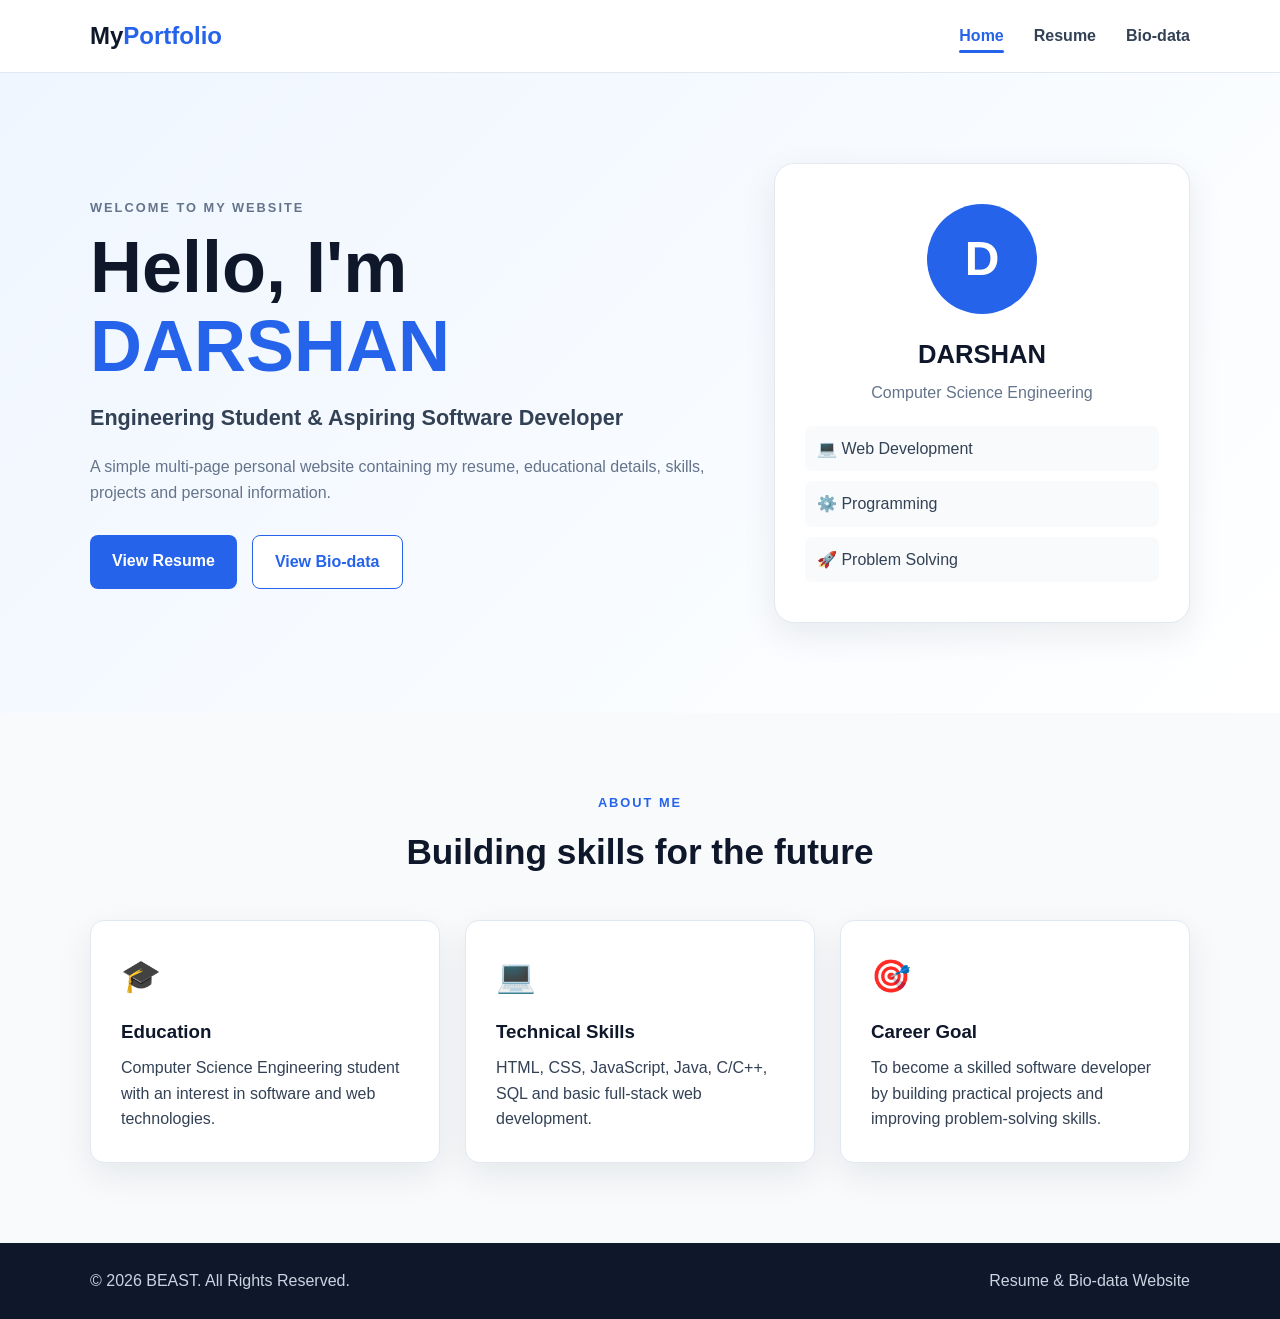
<file: index.html>
<!DOCTYPE html>
<html lang="en">
<head>
    <meta charset="UTF-8">
    <meta name="viewport" content="width=device-width, initial-scale=1.0">
    <meta name="description" content="Resume and Bio-data website">
    <title>My Portfolio | Home</title>
    <link rel="stylesheet" href="style.css">
</head>
<body>

<header class="site-header">
    <nav class="navbar container">
        <a href="index.html" class="logo">My<span>Portfolio</span></a>

        <button class="menu-btn" id="menuBtn" aria-label="Toggle navigation">☰</button>

        <ul class="nav-links" id="navLinks">
            <li><a class="active" href="index.html">Home</a></li>
            <li><a href="resume.html">Resume</a></li>
            <li><a href="biodata.html">Bio-data</a></li>
        </ul>
    </nav>
</header>

<main>
    <section class="hero">
        <div class="container hero-content">
            <div class="hero-text">
                <p class="tag">WELCOME TO MY WEBSITE</p>
                <h1>Hello, I'm <span>DARSHAN</span></h1>
                <h2>Engineering Student &amp; Aspiring Software Developer</h2>
                <p>
                    A simple multi-page personal website containing my resume,
                    educational details, skills, projects and personal information.
                </p>

                <div class="hero-buttons">
                    <a href="resume.html" class="btn primary">View Resume</a>
                    <a href="biodata.html" class="btn secondary">View Bio-data</a>
                </div>
            </div>

            <div class="profile-card">
                <div class="profile-circle">D</div>
                <h3>DARSHAN</h3>
                <p>Computer Science Engineering</p>
                <div class="mini-info">
                    <span>💻 Web Development</span>
                    <span>⚙️ Programming</span>
                    <span>🚀 Problem Solving</span>
                </div>
            </div>
        </div>
    </section>

    <section class="section">
        <div class="container">
            <div class="section-title">
                <p class="tag">ABOUT ME</p>
                <h2>Building skills for the future</h2>
            </div>

            <div class="cards">
                <article class="card">
                    <div class="icon">🎓</div>
                    <h3>Education</h3>
                    <p>Computer Science Engineering student with an interest in software and web technologies.</p>
                </article>

                <article class="card">
                    <div class="icon">💻</div>
                    <h3>Technical Skills</h3>
                    <p>HTML, CSS, JavaScript, Java, C/C++, SQL and basic full-stack web development.</p>
                </article>

                <article class="card">
                    <div class="icon">🎯</div>
                    <h3>Career Goal</h3>
                    <p>To become a skilled software developer by building practical projects and improving problem-solving skills.</p>
                </article>
            </div>
        </div>
    </section>
</main>

<footer class="footer">
    <div class="container">
        <p>&copy; <span id="year"></span> BEAST. All Rights Reserved.</p>
        <p>Resume &amp; Bio-data Website</p>
    </div>
</footer>

<script src="https://code.jquery.com/jquery-3.7.1.min.js"></script>
<script src="script.js"></script>
</body>
</html>
</file>
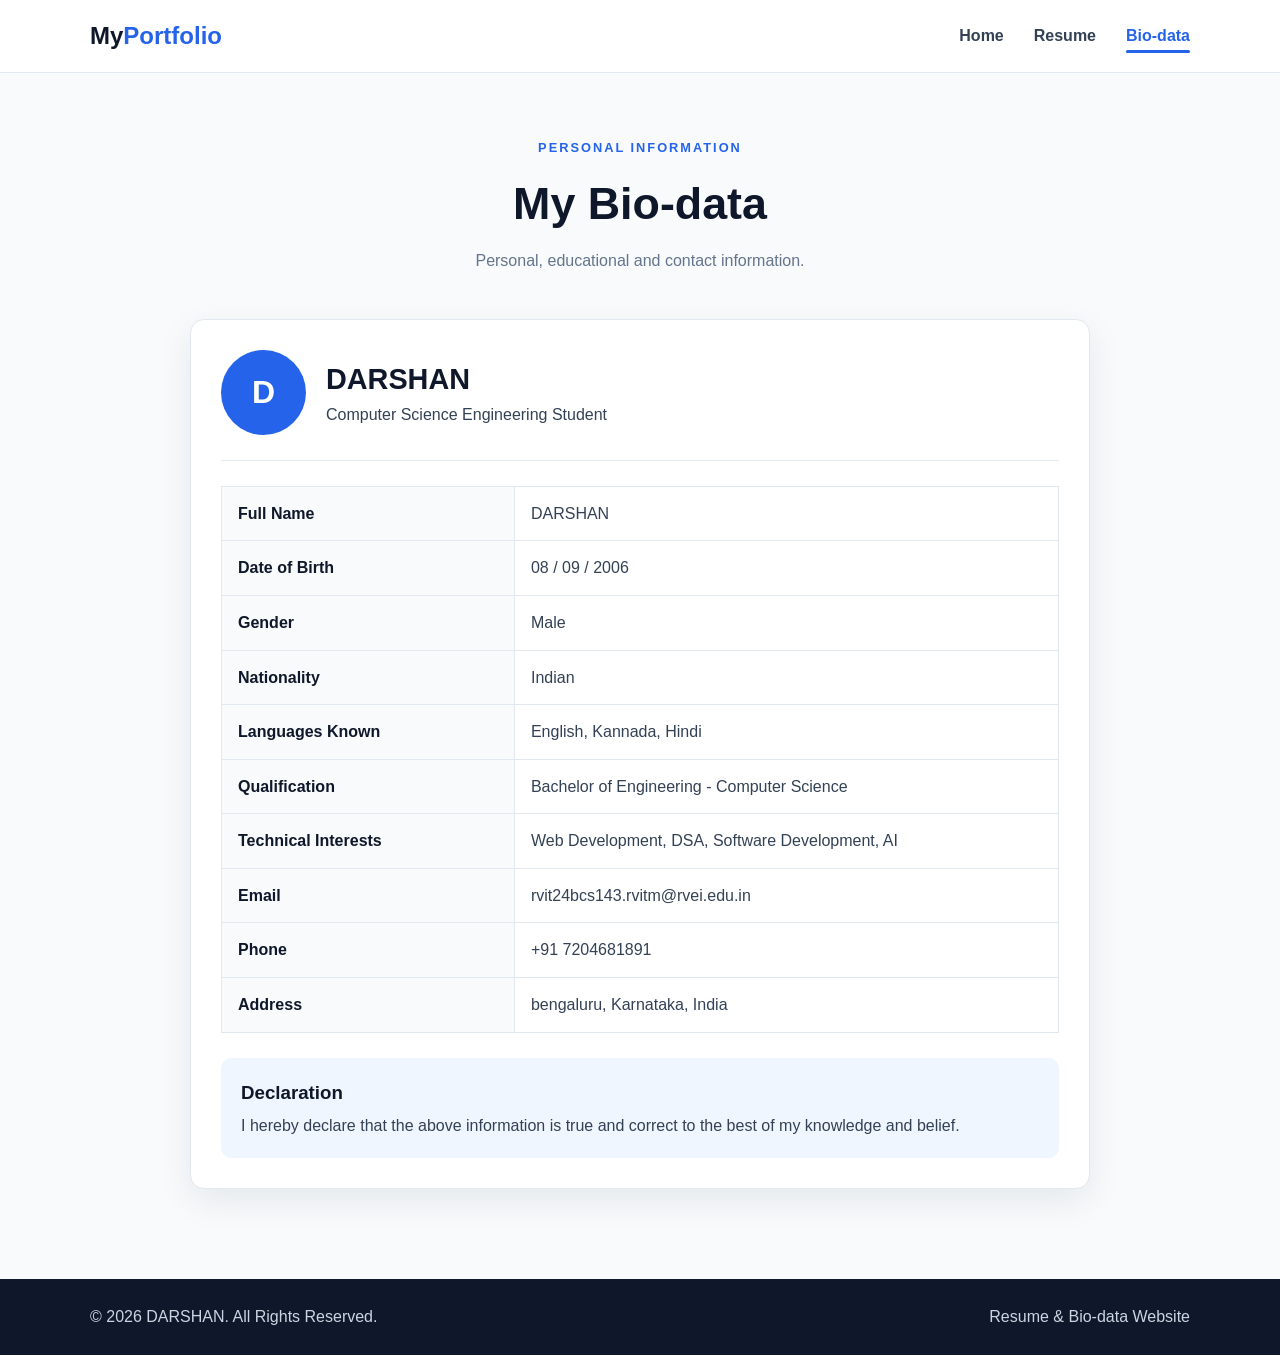
<file: biodata.html>
<!DOCTYPE html>
<html lang="en">
<head>
    <meta charset="UTF-8">
    <meta name="viewport" content="width=device-width, initial-scale=1.0">
    <meta name="description" content="Bio-data page">
    <title>My Portfolio | Bio-data</title>
    <link rel="stylesheet" href="style.css">
</head>
<body>

<header class="site-header">
    <nav class="navbar container">
        <a href="index.html" class="logo">My<span>Portfolio</span></a>
        <button class="menu-btn" id="menuBtn" aria-label="Toggle navigation">☰</button>

        <ul class="nav-links" id="navLinks">
            <li><a href="index.html">Home</a></li>
            <li><a href="resume.html">Resume</a></li>
            <li><a class="active" href="biodata.html">Bio-data</a></li>
        </ul>
    </nav>
</header>

<main class="page">
    <div class="container">
        <div class="page-heading">
            <p class="tag">PERSONAL INFORMATION</p>
            <h1>My Bio-data</h1>
            <p>Personal, educational and contact information.</p>
        </div>

        <section class="biodata-card">
            <div class="bio-header">
                <div  class="profile-circle large">D</div>
                <div>
                    <h2>DARSHAN</h2>
                    <p>Computer Science Engineering Student</p>
                </div>
            </div>

            <div class="table-wrapper">
                <table>
                    <tr>
                        <th>Full Name</th>
                        <td>DARSHAN</td>
                    </tr>
                    <tr>
                        <th>Date of Birth</th>
                        <td>08 / 09 / 2006</td>
                    </tr>
                    <tr>
                        <th>Gender</th>
                        <td>Male</td>
                    </tr>
                    <tr>
                        <th>Nationality</th>
                        <td>Indian</td>
                    </tr>
                    <tr>
                        <th>Languages Known</th>
                        <td>English, Kannada, Hindi</td>
                    </tr>
                    <tr>
                        <th>Qualification</th>
                        <td>Bachelor of Engineering - Computer Science</td>
                    </tr>
                    <tr>
                        <th>Technical Interests</th>
                        <td>Web Development, DSA, Software Development, AI</td>
                    </tr>
                    <tr>
                        <th>Email</th>
                        <td>rvit24bcs143.rvitm@rvei.edu.in</td>
                    </tr>
                    <tr>
                        <th>Phone</th>
                        <td>+91 7204681891</td>
                    </tr>
                    <tr>
                        <th>Address</th>
                        <td>bengaluru, Karnataka, India</td>
                    </tr>
                </table>
            </div>

            <div class="bio-note">
                <h3>Declaration</h3>
                <p>
                    I hereby declare that the above information is true and correct
                    to the best of my knowledge and belief.
                </p>
            </div>
        </section>
    </div>
</main>

<footer class="footer">
    <div class="container">
        <p>&copy; <span id="year"></span> DARSHAN. All Rights Reserved.</p>
        <p>Resume &amp; Bio-data Website</p>
    </div>
</footer>

<script src="https://code.jquery.com/jquery-3.7.1.min.js"></script>
<script src="script.js"></script>
</body>
</html>
</file>
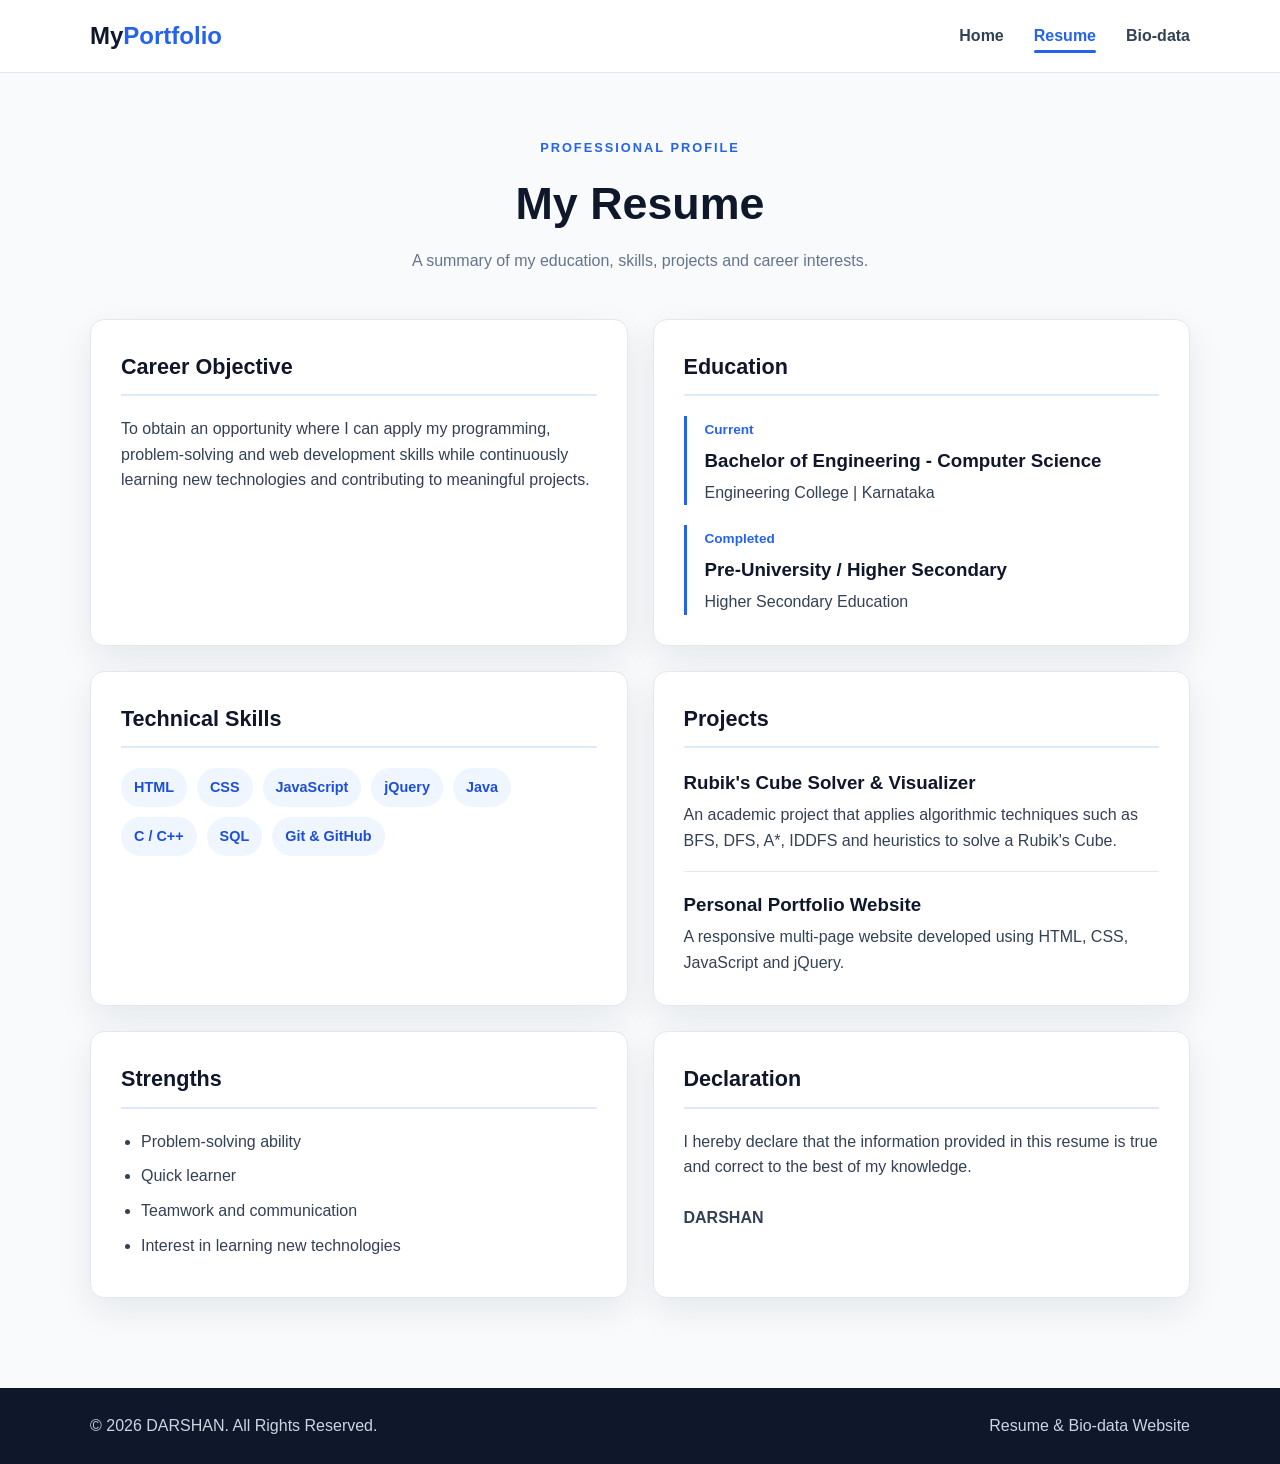
<file: resume.html>
<!DOCTYPE html>
<html lang="en">
<head>
    <meta charset="UTF-8">
    <meta name="viewport" content="width=device-width, initial-scale=1.0">
    <meta name="description" content="Resume page">
    <title>My Portfolio | Resume</title>
    <link rel="stylesheet" href="style.css">
</head>
<body>

<header class="site-header">
    <nav class="navbar container">
        <a href="index.html" class="logo">My<span>Portfolio</span></a>
        <button class="menu-btn" id="menuBtn" aria-label="Toggle navigation">☰</button>

        <ul class="nav-links" id="navLinks">
            <li><a href="index.html">Home</a></li>
            <li><a class="active" href="resume.html">Resume</a></li>
            <li><a href="biodata.html">Bio-data</a></li>
        </ul>
    </nav>
</header>

<main class="page">
    <div class="container">
        <div class="page-heading">
            <p class="tag">PROFESSIONAL PROFILE</p>
            <h1>My Resume</h1>
            <p>A summary of my education, skills, projects and career interests.</p>
        </div>

        <section class="resume-grid">
            <article class="resume-section">
                <h2>Career Objective</h2>
                <p>
                    To obtain an opportunity where I can apply my programming,
                    problem-solving and web development skills while continuously
                    learning new technologies and contributing to meaningful projects.
                </p>
            </article>

            <article class="resume-section">
                <h2>Education</h2>
                <div class="timeline-item">
                    <span class="date">Current</span>
                    <h3>Bachelor of Engineering - Computer Science</h3>
                    <p>Engineering College | Karnataka</p>
                </div>
                <div class="timeline-item">
                    <span class="date">Completed</span>
                    <h3>Pre-University / Higher Secondary</h3>
                    <p>Higher Secondary Education</p>
                </div>
            </article>

            <article class="resume-section">
                <h2>Technical Skills</h2>
                <div class="skill-list">
                    <span>HTML</span>
                    <span>CSS</span>
                    <span>JavaScript</span>
                    <span>jQuery</span>
                    <span>Java</span>
                    <span>C / C++</span>
                    <span>SQL</span>
                    <span>Git &amp; GitHub</span>
                </div>
            </article>

            <article class="resume-section">
                <h2>Projects</h2>
                <div class="project">
                    <h3>Rubik's Cube Solver &amp; Visualizer</h3>
                    <p>
                        An academic project that applies algorithmic techniques such as
                        BFS, DFS, A*, IDDFS and heuristics to solve a Rubik's Cube.
                    </p>
                </div>
                <div class="project">
                    <h3>Personal Portfolio Website</h3>
                    <p>
                        A responsive multi-page website developed using HTML, CSS,
                        JavaScript and jQuery.
                    </p>
                </div>
            </article>

            <article class="resume-section">
                <h2>Strengths</h2>
                <ul class="clean-list">
                    <li>Problem-solving ability</li>
                    <li>Quick learner</li>
                    <li>Teamwork and communication</li>
                    <li>Interest in learning new technologies</li>
                </ul>
            </article>

            <article class="resume-section">
                <h2>Declaration</h2>
                <p>
                    I hereby declare that the information provided in this resume is
                    true and correct to the best of my knowledge.
                </p>
                <p class="signature">DARSHAN</p>
            </article>
        </section>
    </div>
</main>

<footer class="footer">
    <div class="container">
        <p>&copy; <span id="year"></span> DARSHAN. All Rights Reserved.</p>
        <p>Resume &amp; Bio-data Website</p>
    </div>
</footer>

<script src="https://code.jquery.com/jquery-3.7.1.min.js"></script>
<script src="script.js"></script>
</body>
</html>
</file>
<file: style.css>
* {
    margin: 0;
    padding: 0;
    box-sizing: border-box;
}

:root {
    --primary: #2563eb;
    --primary-dark: #1d4ed8;
    --dark: #0f172a;
    --text: #334155;
    --muted: #64748b;
    --light: #f8fafc;
    --white: #ffffff;
    --border: #e2e8f0;
    --shadow: 0 12px 35px rgba(15, 23, 42, 0.08);
}

html {
    scroll-behavior: smooth;
}

body {
    font-family: Arial, Helvetica, sans-serif;
    color: var(--text);
    background: var(--light);
    line-height: 1.6;
}

a {
    text-decoration: none;
    color: inherit;
}

.container {
    width: min(1100px, 92%);
    margin: auto;
}

/* Header */
.site-header {
    background: var(--white);
    border-bottom: 1px solid var(--border);
    position: sticky;
    top: 0;
    z-index: 1000;
}

.navbar {
    min-height: 72px;
    display: flex;
    align-items: center;
    justify-content: space-between;
}

.logo {
    font-size: 1.5rem;
    font-weight: 800;
    color: var(--dark);
}

.logo span {
    color: var(--primary);
}

.nav-links {
    display: flex;
    list-style: none;
    gap: 30px;
}

.nav-links a {
    font-weight: 600;
    color: var(--text);
    padding: 25px 0;
    position: relative;
}

.nav-links a:hover,
.nav-links a.active {
    color: var(--primary);
}

.nav-links a.active::after {
    content: "";
    position: absolute;
    left: 0;
    right: 0;
    bottom: 16px;
    height: 3px;
    background: var(--primary);
    border-radius: 5px;
}

.menu-btn {
    display: none;
    border: none;
    background: none;
    font-size: 1.7rem;
    cursor: pointer;
}

/* Hero */
.hero {
    background: linear-gradient(135deg, #eff6ff, #ffffff);
    padding: 90px 0;
}

.hero-content {
    display: grid;
    grid-template-columns: 1.5fr 1fr;
    align-items: center;
    gap: 60px;
}

.tag {
    color: var(--primary);
    font-size: 0.8rem;
    font-weight: 800;
    letter-spacing: 2px;
    margin-bottom: 10px;
}

.hero h1 {
    color: var(--dark);
    font-size: clamp(2.5rem, 6vw, 4.5rem);
    line-height: 1.1;
    margin-bottom: 15px;
}

.hero h1 span {
    color: var(--primary);
}

.hero h2 {
    font-size: 1.35rem;
    color: var(--text);
    margin-bottom: 18px;
}

.hero p {
    max-width: 650px;
    color: var(--muted);
}

.hero-buttons {
    display: flex;
    gap: 15px;
    margin-top: 30px;
}

.btn {
    display: inline-block;
    padding: 13px 22px;
    border-radius: 8px;
    font-weight: 700;
    transition: 0.25s;
}

.btn.primary {
    background: var(--primary);
    color: white;
}

.btn.primary:hover {
    background: var(--primary-dark);
    transform: translateY(-2px);
}

.btn.secondary {
    border: 1px solid var(--primary);
    color: var(--primary);
    background: white;
}

.btn.secondary:hover {
    background: #eff6ff;
}

.profile-card {
    background: white;
    padding: 40px 30px;
    text-align: center;
    border-radius: 20px;
    box-shadow: var(--shadow);
    border: 1px solid var(--border);
}

.profile-circle {
    width: 110px;
    height: 110px;
    border-radius: 50%;
    background: var(--primary);
    color: white;
    display: grid;
    place-items: center;
    font-size: 3rem;
    font-weight: 800;
    margin: 0 auto 20px;
}

.profile-circle.large {
    width: 85px;
    height: 85px;
    font-size: 2rem;
    margin: 0;
}

.profile-card h3 {
    font-size: 1.6rem;
    color: var(--dark);
}

.profile-card p {
    margin: 5px 0 20px;
}

.mini-info {
    display: grid;
    gap: 10px;
    text-align: left;
}

.mini-info span {
    background: var(--light);
    padding: 10px 12px;
    border-radius: 7px;
}

/* Sections */
.section {
    padding: 80px 0;
}

.section-title {
    text-align: center;
    margin-bottom: 40px;
}

.section-title h2,
.page-heading h1 {
    color: var(--dark);
}

.section-title h2 {
    font-size: 2.2rem;
}

.cards {
    display: grid;
    grid-template-columns: repeat(3, 1fr);
    gap: 25px;
}

.card {
    background: white;
    padding: 30px;
    border: 1px solid var(--border);
    border-radius: 14px;
    box-shadow: var(--shadow);
    transition: 0.25s;
}

.card:hover {
    transform: translateY(-5px);
}

.icon {
    font-size: 2rem;
    margin-bottom: 15px;
}

.card h3 {
    color: var(--dark);
    margin-bottom: 8px;
}

/* Inner pages */
.page {
    padding: 65px 0 90px;
    min-height: calc(100vh - 145px);
}

.page-heading {
    text-align: center;
    margin-bottom: 45px;
}

.page-heading h1 {
    font-size: 2.8rem;
    margin-bottom: 8px;
}

.page-heading > p:last-child {
    color: var(--muted);
}

.resume-grid {
    display: grid;
    grid-template-columns: repeat(2, 1fr);
    gap: 25px;
}

.resume-section,
.biodata-card {
    background: white;
    border: 1px solid var(--border);
    border-radius: 14px;
    padding: 30px;
    box-shadow: var(--shadow);
}

.resume-section h2 {
    color: var(--dark);
    font-size: 1.35rem;
    border-bottom: 2px solid #dbeafe;
    padding-bottom: 10px;
    margin-bottom: 20px;
}

.timeline-item {
    border-left: 3px solid var(--primary);
    padding-left: 18px;
    margin-bottom: 20px;
}

.timeline-item:last-child {
    margin-bottom: 0;
}

.date {
    color: var(--primary);
    font-size: 0.85rem;
    font-weight: 700;
}

.timeline-item h3,
.project h3 {
    color: var(--dark);
    margin: 4px 0;
}

.skill-list {
    display: flex;
    flex-wrap: wrap;
    gap: 10px;
}

.skill-list span {
    background: #eff6ff;
    color: var(--primary-dark);
    padding: 8px 13px;
    border-radius: 20px;
    font-weight: 600;
    font-size: 0.9rem;
}

.project {
    padding-bottom: 18px;
    margin-bottom: 18px;
    border-bottom: 1px solid var(--border);
}

.project:last-child {
    border-bottom: 0;
    margin-bottom: 0;
    padding-bottom: 0;
}

.clean-list {
    padding-left: 20px;
}

.clean-list li {
    margin-bottom: 9px;
}

.signature {
    margin-top: 25px;
    font-weight: 800;
}

/* Biodata */
.biodata-card {
    max-width: 900px;
    margin: auto;
}

.bio-header {
    display: flex;
    align-items: center;
    gap: 20px;
    padding-bottom: 25px;
    margin-bottom: 25px;
    border-bottom: 1px solid var(--border);
}

.bio-header h2 {
    color: var(--dark);
    font-size: 1.8rem;
}

.table-wrapper {
    overflow-x: auto;
}

table {
    width: 100%;
    border-collapse: collapse;
}

th,
td {
    border: 1px solid var(--border);
    padding: 14px 16px;
    text-align: left;
}

th {
    width: 35%;
    color: var(--dark);
    background: #f8fafc;
}

.bio-note {
    background: #eff6ff;
    padding: 20px;
    border-radius: 10px;
    margin-top: 25px;
}

.bio-note h3 {
    color: var(--dark);
    margin-bottom: 5px;
}

/* Footer */
.footer {
    background: var(--dark);
    color: #cbd5e1;
    padding: 25px 0;
}

.footer .container {
    display: flex;
    justify-content: space-between;
    gap: 20px;
}

/* Responsive */
@media (max-width: 800px) {
    .menu-btn {
        display: block;
    }

    .nav-links {
        display: none;
        position: absolute;
        top: 72px;
        left: 0;
        width: 100%;
        background: white;
        flex-direction: column;
        gap: 0;
        padding: 10px 5%;
        border-bottom: 1px solid var(--border);
    }

    .nav-links.show {
        display: flex;
    }

    .nav-links a {
        display: block;
        padding: 13px 0;
    }

    .nav-links a.active::after {
        display: none;
    }

    .hero-content,
    .cards,
    .resume-grid {
        grid-template-columns: 1fr;
    }

    .hero {
        padding: 60px 0;
    }

    .footer .container {
        flex-direction: column;
        text-align: center;
    }
}

@media (max-width: 500px) {
    .hero-buttons {
        flex-direction: column;
    }

    .btn {
        text-align: center;
    }

    .page-heading h1 {
        font-size: 2.2rem;
    }

    .bio-header {
        flex-direction: column;
        text-align: center;
    }

    th {
        width: 40%;
    }
}
</file>
